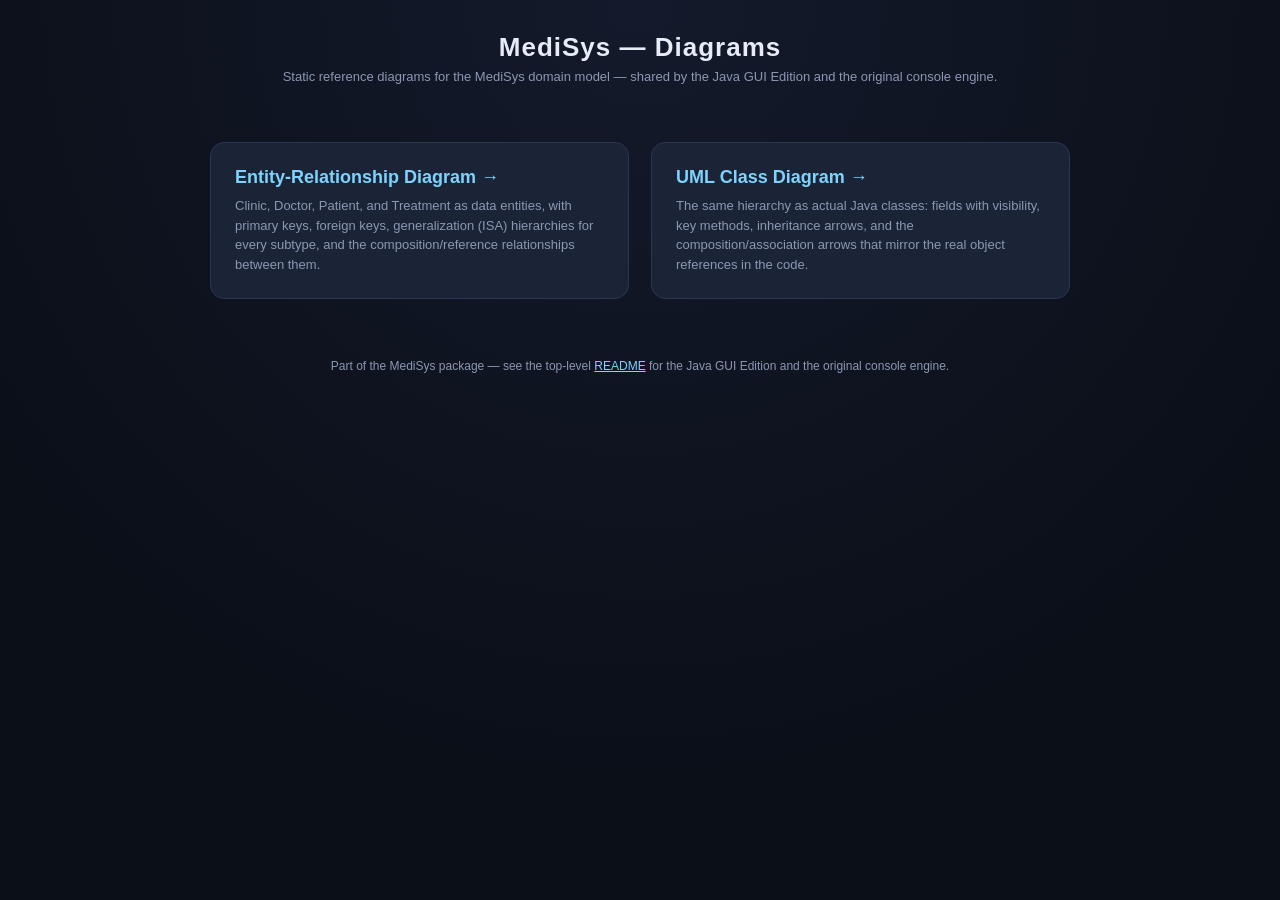
<file: diagrams/index.html>
<!DOCTYPE html>
<html lang="en">
<head>
<meta charset="UTF-8">
<meta name="viewport" content="width=device-width, initial-scale=1.0">
<title>MediSys — Diagrams</title>
<link rel="stylesheet" href="css/diagrams.css">
<style>
  .cards { max-width: 900px; margin: 40px auto; display: grid; grid-template-columns: 1fr 1fr; gap: 22px; padding: 0 20px; }
  .card { background: var(--panel); border: 1px solid var(--line); border-radius: 14px; padding: 24px; text-decoration: none; color: var(--text); transition: transform .15s ease, border-color .15s ease; display: block; }
  .card:hover { transform: translateY(-4px); border-color: var(--accent); }
  .card h2 { margin: 0 0 8px; font-size: 18px; color: var(--accent); }
  .card p { margin: 0; color: var(--muted); font-size: 13px; line-height: 1.5; }
  @media (max-width: 700px) { .cards { grid-template-columns: 1fr; } }
</style>
</head>
<body>

<header class="page-header">
  <h1>MediSys — Diagrams</h1>
  <p>Static reference diagrams for the MediSys domain model — shared by the
     Java GUI Edition and the original console engine.</p>
</header>

<div class="cards">
  <a class="card" href="erd.html">
    <h2>Entity-Relationship Diagram &rarr;</h2>
    <p>Clinic, Doctor, Patient, and Treatment as data entities, with primary
       keys, foreign keys, generalization (ISA) hierarchies for every
       subtype, and the composition/reference relationships between them.</p>
  </a>
  <a class="card" href="class-diagram.html">
    <h2>UML Class Diagram &rarr;</h2>
    <p>The same hierarchy as actual Java classes: fields with visibility,
       key methods, inheritance arrows, and the composition/association
       arrows that mirror the real object references in the code.</p>
  </a>
</div>

<footer class="diagram-footer">
  Part of the MediSys package — see the top-level
  <a href="../README.md">README</a> for the Java GUI Edition and the
  original console engine.
</footer>

</body>
</html>
</file>
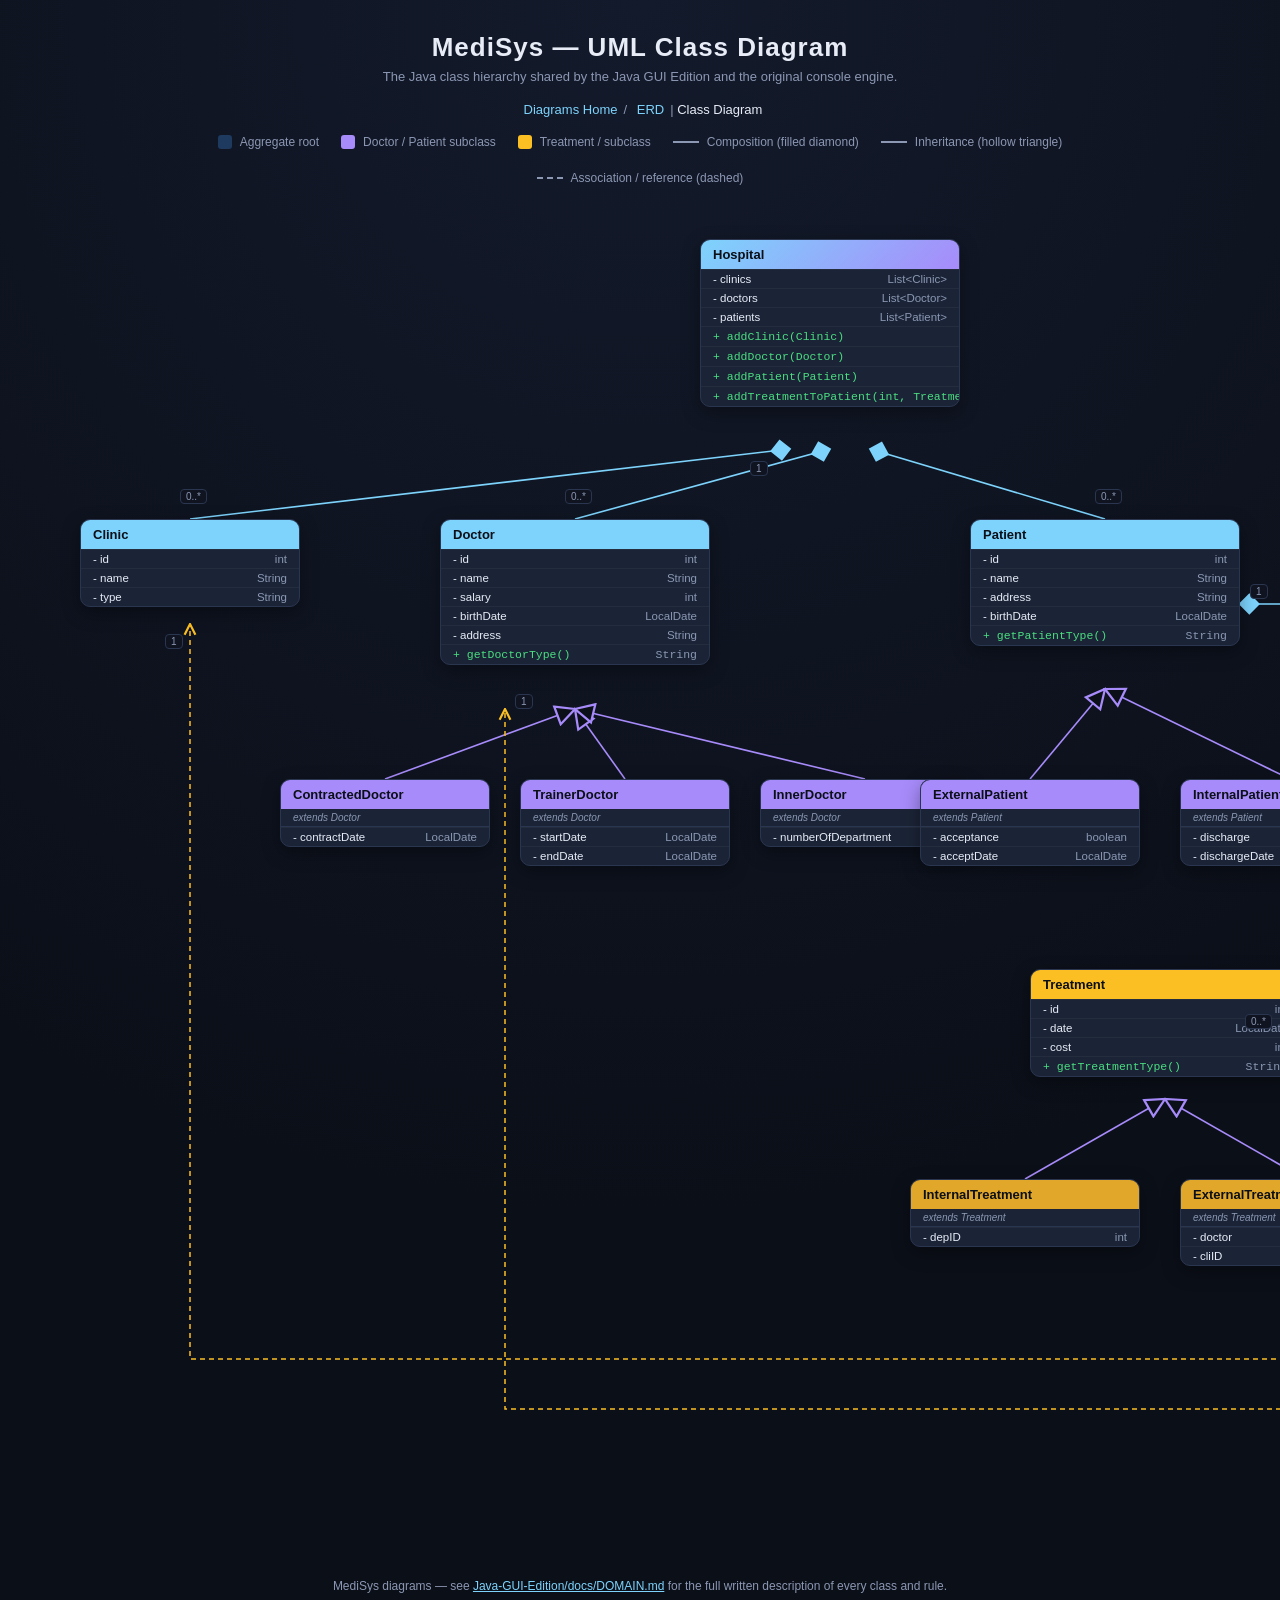
<file: diagrams/class-diagram.html>
<!DOCTYPE html>
<html lang="en">
<head>
<meta charset="UTF-8">
<meta name="viewport" content="width=device-width, initial-scale=1.0">
<title>MediSys — UML Class Diagram</title>
<link rel="stylesheet" href="css/diagrams.css">
</head>
<body>

<header class="page-header">
  <h1>MediSys — UML Class Diagram</h1>
  <p>The Java class hierarchy shared by the Java GUI Edition and the original console engine.</p>
</header>

<nav class="crumbs">
  <a href="index.html">Diagrams Home</a><span class="sep">/</span>
  <a href="erd.html">ERD</a><span class="sep">|</span>
  <span>Class Diagram</span>
</nav>

<div class="legend">
  <span class="item"><span class="swatch" style="background:var(--entity)"></span> Aggregate root</span>
  <span class="item"><span class="swatch" style="background:var(--accent-2)"></span> Doctor / Patient subclass</span>
  <span class="item"><span class="swatch" style="background:var(--warn)"></span> Treatment / subclass</span>
  <span class="item"><span class="line-sample"></span> Composition (filled diamond)</span>
  <span class="item"><span class="line-sample"></span> Inheritance (hollow triangle)</span>
  <span class="item"><span class="line-sample dashed"></span> Association / reference (dashed)</span>
</div>

<div class="diagram-scroll">
  <div class="diagram-canvas" style="width:1600px; height:1280px;">

    <svg width="1600" height="1280" style="position:absolute; top:0; left:0;">
      <defs>
        <marker id="triangle2" viewBox="0 0 12 12" refX="11" refY="6" markerWidth="14" markerHeight="14" orient="auto-start-reverse">
          <path d="M1,1 L11,6 L1,11 Z" fill="#0b0f18" stroke="#a78bfa" stroke-width="1.2"/>
        </marker>
        <marker id="diamond2" viewBox="0 0 12 12" refX="1" refY="6" markerWidth="14" markerHeight="14" orient="auto">
          <path d="M1,6 L6,1 L11,6 L6,11 Z" fill="#7dd3fc" stroke="#7dd3fc"/>
        </marker>
        <marker id="arrow2" viewBox="0 0 10 10" refX="9" refY="5" markerWidth="9" markerHeight="9" orient="auto-start-reverse">
          <path d="M1,1 L9,5 L1,9" fill="none" stroke="#fbbf24" stroke-width="1.6"/>
        </marker>
      </defs>

      <g stroke="#7dd3fc" stroke-width="1.6" fill="none" marker-start="url(#diamond2)">
        <path d="M770,230 L170,300"/>
        <path d="M810,230 L555,300"/>
        <path d="M850,230 L1085,300"/>
      </g>

      <g stroke="#a78bfa" stroke-width="1.6" fill="none" marker-start="url(#triangle2)">
        <path d="M555,490 L365,560"/>
        <path d="M555,490 L605,560"/>
        <path d="M555,490 L845,560"/>
        <path d="M1085,470 L1010,560"/>
        <path d="M1085,470 L1270,560"/>
        <path d="M1145,880 L1005,960"/>
        <path d="M1145,880 L1285,960"/>
      </g>

      <g stroke="#7dd3fc" stroke-width="1.6" fill="none" marker-start="url(#diamond2)">
        <path d="M1220,385 L1500,385 L1500,815 L1280,815"/>
      </g>

      <g stroke="#fbbf24" stroke-width="1.5" fill="none" stroke-dasharray="5,4" marker-end="url(#arrow2)">
        <path d="M1285,1070 L1285,1140 L170,1140 L170,405"/>
        <path d="M1410,1015 L1410,1190 L485,1190 L485,490"/>
      </g>
    </svg>

    <div class="dbox root" style="left:680px; top:20px; width:260px;">
      <div class="dbox-header">Hospital</div>
      <div class="dbox-row">- clinics <span class="type">List&lt;Clinic&gt;</span></div>
      <div class="dbox-row">- doctors <span class="type">List&lt;Doctor&gt;</span></div>
      <div class="dbox-row">- patients <span class="type">List&lt;Patient&gt;</span></div>
      <div class="dbox-row method">+ addClinic(Clinic)</div>
      <div class="dbox-row method">+ addDoctor(Doctor)</div>
      <div class="dbox-row method">+ addPatient(Patient)</div>
      <div class="dbox-row method">+ addTreatmentToPatient(int, Treatment)</div>
    </div>

    <div class="dbox" style="left:60px; top:300px; width:220px;">
      <div class="dbox-header">Clinic</div>
      <div class="dbox-row">- id <span class="type">int</span></div>
      <div class="dbox-row">- name <span class="type">String</span></div>
      <div class="dbox-row">- type <span class="type">String</span></div>
    </div>

    <div class="dbox" style="left:420px; top:300px; width:270px;">
      <div class="dbox-header">Doctor</div>
      <div class="dbox-row">- id <span class="type">int</span></div>
      <div class="dbox-row">- name <span class="type">String</span></div>
      <div class="dbox-row">- salary <span class="type">int</span></div>
      <div class="dbox-row">- birthDate <span class="type">LocalDate</span></div>
      <div class="dbox-row">- address <span class="type">String</span></div>
      <div class="dbox-row method">+ getDoctorType() <span class="type">String</span></div>
    </div>

    <div class="dbox" style="left:950px; top:300px; width:270px;">
      <div class="dbox-header">Patient</div>
      <div class="dbox-row">- id <span class="type">int</span></div>
      <div class="dbox-row">- name <span class="type">String</span></div>
      <div class="dbox-row">- address <span class="type">String</span></div>
      <div class="dbox-row">- birthDate <span class="type">LocalDate</span></div>
      <div class="dbox-row method">+ getPatientType() <span class="type">String</span></div>
    </div>

    <div class="dbox sub" style="left:260px; top:560px; width:210px;">
      <div class="dbox-header">ContractedDoctor</div>
      <div class="dbox-caption">extends Doctor</div>
      <div class="dbox-row">- contractDate <span class="type">LocalDate</span></div>
    </div>

    <div class="dbox sub" style="left:500px; top:560px; width:210px;">
      <div class="dbox-header">TrainerDoctor</div>
      <div class="dbox-caption">extends Doctor</div>
      <div class="dbox-row">- startDate <span class="type">LocalDate</span></div>
      <div class="dbox-row">- endDate <span class="type">LocalDate</span></div>
    </div>

    <div class="dbox sub" style="left:740px; top:560px; width:210px;">
      <div class="dbox-header">InnerDoctor</div>
      <div class="dbox-caption">extends Doctor</div>
      <div class="dbox-row">- numberOfDepartment <span class="type">int</span></div>
    </div>

    <div class="dbox sub" style="left:900px; top:560px; width:220px;">
      <div class="dbox-header">ExternalPatient</div>
      <div class="dbox-caption">extends Patient</div>
      <div class="dbox-row">- acceptance <span class="type">boolean</span></div>
      <div class="dbox-row">- acceptDate <span class="type">LocalDate</span></div>
    </div>

    <div class="dbox sub" style="left:1160px; top:560px; width:220px;">
      <div class="dbox-header">InternalPatient</div>
      <div class="dbox-caption">extends Patient</div>
      <div class="dbox-row">- discharge <span class="type">boolean</span></div>
      <div class="dbox-row">- dischargeDate <span class="type">LocalDate</span></div>
    </div>

    <div class="dbox treatment" style="left:1010px; top:750px; width:270px;">
      <div class="dbox-header">Treatment</div>
      <div class="dbox-row">- id <span class="type">int</span></div>
      <div class="dbox-row">- date <span class="type">LocalDate</span></div>
      <div class="dbox-row">- cost <span class="type">int</span></div>
      <div class="dbox-row method">+ getTreatmentType() <span class="type">String</span></div>
    </div>

    <div class="dbox treatment sub" style="left:890px; top:960px; width:230px;">
      <div class="dbox-header">InternalTreatment</div>
      <div class="dbox-caption">extends Treatment</div>
      <div class="dbox-row">- depID <span class="type">int</span></div>
    </div>

    <div class="dbox treatment sub" style="left:1160px; top:960px; width:250px;">
      <div class="dbox-header">ExternalTreatment</div>
      <div class="dbox-caption">extends Treatment</div>
      <div class="dbox-row">- doctor <span class="type">Doctor</span></div>
      <div class="dbox-row">- cliID <span class="type">int</span></div>
    </div>

    <div class="edge-label" style="left:730px; top:242px;">1</div>
    <div class="edge-label" style="left:160px; top:270px;">0..*</div>
    <div class="edge-label" style="left:545px; top:270px;">0..*</div>
    <div class="edge-label" style="left:1075px; top:270px;">0..*</div>

    <div class="edge-label" style="left:1230px; top:365px;">1</div>
    <div class="edge-label" style="left:1225px; top:795px;">0..*</div>

    <div class="edge-label" style="left:1290px; top:1130px;">0..*</div>
    <div class="edge-label" style="left:145px; top:415px;">1</div>

    <div class="edge-label" style="left:1415px; top:1180px;">0..*</div>
    <div class="edge-label" style="left:495px; top:475px;">1</div>

  </div>
</div>

<footer class="diagram-footer">
  MediSys diagrams — see
  <a href="../Java-GUI-Edition/docs/DOMAIN.md">Java-GUI-Edition/docs/DOMAIN.md</a>
  for the full written description of every class and rule.
</footer>

</body>
</html>
</file>
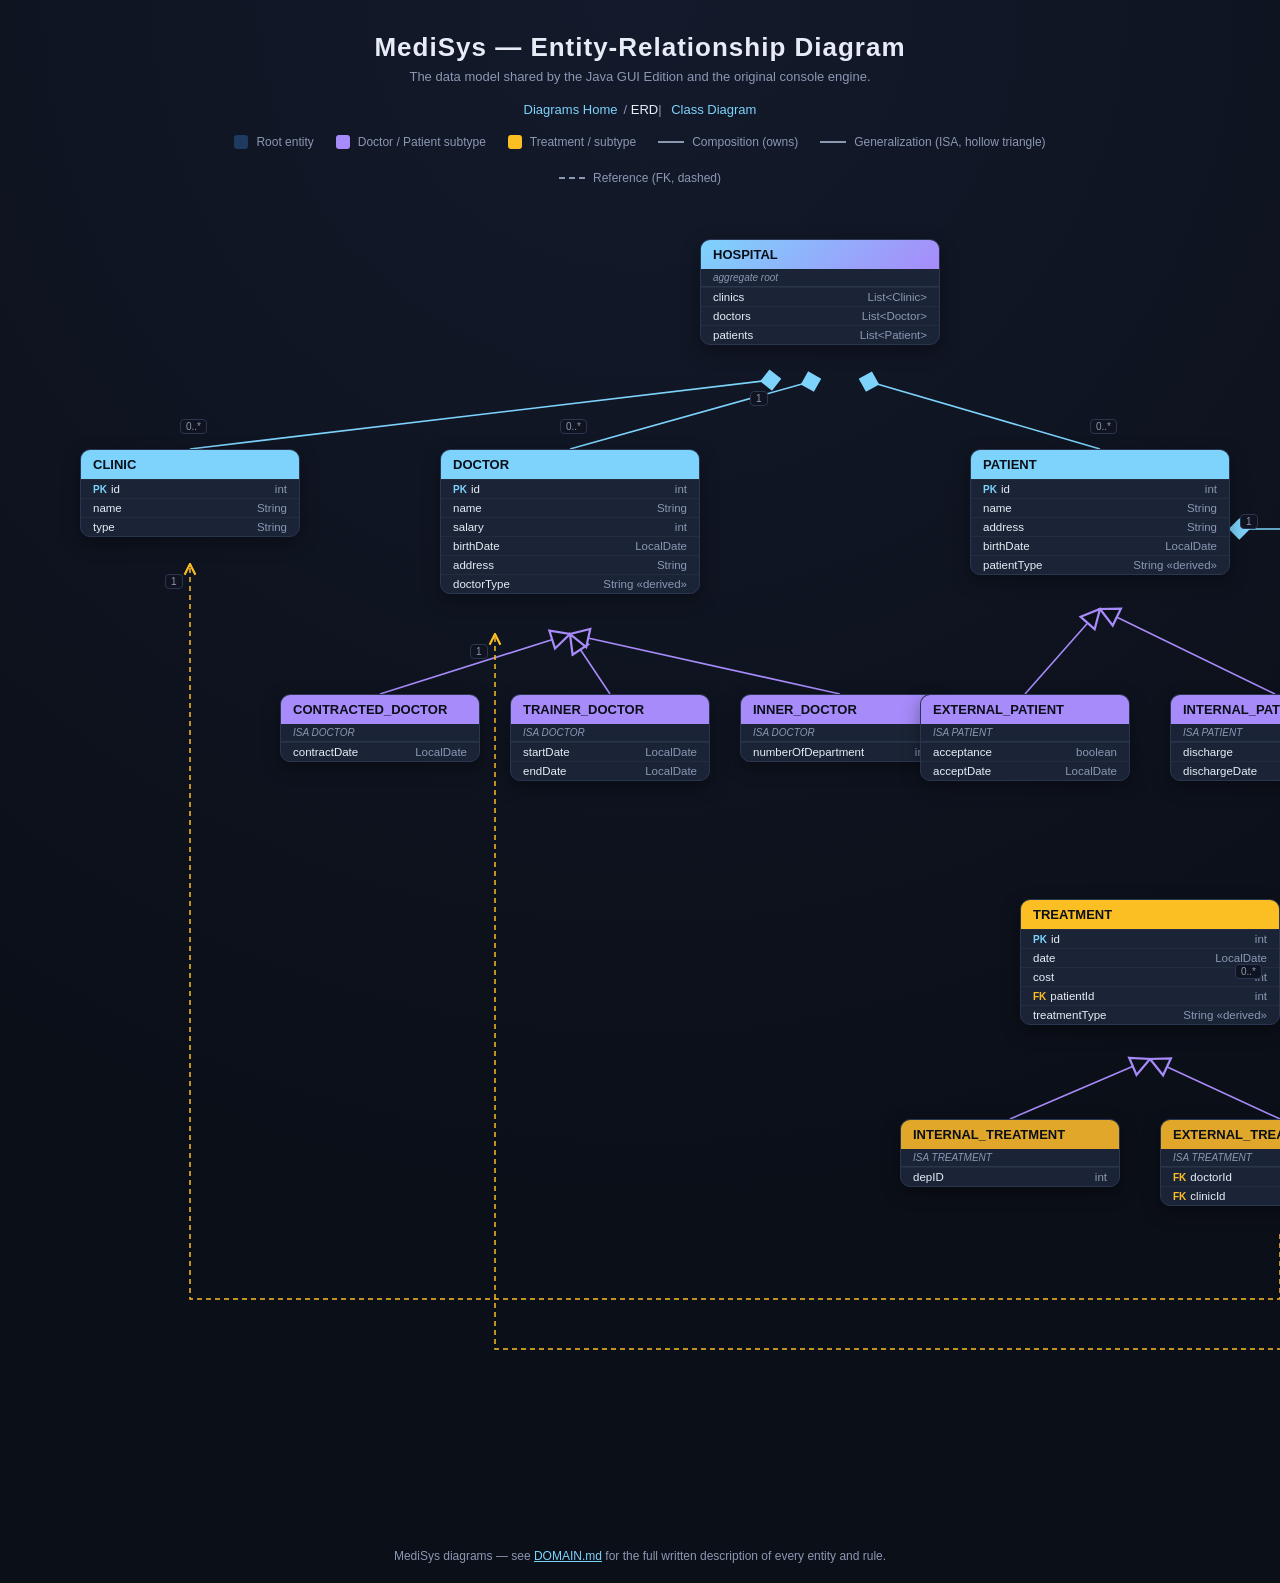
<file: diagrams/erd.html>
<!DOCTYPE html>
<html lang="en">
<head>
<meta charset="UTF-8">
<meta name="viewport" content="width=device-width, initial-scale=1.0">
<title>MediSys — Entity-Relationship Diagram</title>
<link rel="stylesheet" href="css/diagrams.css">
</head>
<body>

<header class="page-header">
  <h1>MediSys — Entity-Relationship Diagram</h1>
  <p>The data model shared by the Java GUI Edition and the original console engine.</p>
</header>

<nav class="crumbs">
  <a href="index.html">Diagrams Home</a><span class="sep">/</span>
  <span>ERD</span><span class="sep">|</span>
  <a href="class-diagram.html">Class Diagram</a>
</nav>

<div class="legend">
  <span class="item"><span class="swatch" style="background:var(--entity)"></span> Root entity</span>
  <span class="item"><span class="swatch" style="background:var(--accent-2)"></span> Doctor / Patient subtype</span>
  <span class="item"><span class="swatch" style="background:var(--warn)"></span> Treatment / subtype</span>
  <span class="item"><span class="line-sample"></span> Composition (owns)</span>
  <span class="item"><span class="line-sample"></span> Generalization (ISA, hollow triangle)</span>
  <span class="item"><span class="line-sample dashed"></span> Reference (FK, dashed)</span>
</div>

<div class="diagram-scroll">
  <div class="diagram-canvas" style="width:1560px; height:1250px;">

    <svg width="1560" height="1250" style="position:absolute; top:0; left:0;">
      <defs>
        <marker id="triangle" viewBox="0 0 12 12" refX="11" refY="6" markerWidth="14" markerHeight="14" orient="auto-start-reverse">
          <path d="M1,1 L11,6 L1,11 Z" fill="#0b0f18" stroke="#a78bfa" stroke-width="1.2"/>
        </marker>
        <marker id="diamond" viewBox="0 0 12 12" refX="1" refY="6" markerWidth="14" markerHeight="14" orient="auto">
          <path d="M1,6 L6,1 L11,6 L6,11 Z" fill="#7dd3fc" stroke="#7dd3fc"/>
        </marker>
        <marker id="arrow" viewBox="0 0 10 10" refX="9" refY="5" markerWidth="9" markerHeight="9" orient="auto-start-reverse">
          <path d="M1,1 L9,5 L1,9" fill="none" stroke="#fbbf24" stroke-width="1.6"/>
        </marker>
      </defs>

      <g stroke="#7dd3fc" stroke-width="1.6" fill="none" marker-start="url(#diamond)">
        <path d="M760,160 L170,230"/>
        <path d="M800,160 L550,230"/>
        <path d="M840,160 L1080,230"/>
      </g>

      <g stroke="#a78bfa" stroke-width="1.6" fill="none" marker-start="url(#triangle)">
        <path d="M550,415 L360,475"/>
        <path d="M550,415 L590,475"/>
        <path d="M550,415 L820,475"/>
        <path d="M1080,390 L1005,475"/>
        <path d="M1080,390 L1255,475"/>
        <path d="M1130,840 L990,900"/>
        <path d="M1130,840 L1260,900"/>
      </g>

      <g stroke="#7dd3fc" stroke-width="1.6" fill="none" marker-start="url(#diamond)">
        <path d="M1210,310 L1470,310 L1470,760 L1260,760"/>
      </g>

      <g stroke="#fbbf24" stroke-width="1.5" fill="none" stroke-dasharray="5,4" marker-end="url(#arrow)">
        <path d="M1260,1015 L1260,1080 L170,1080 L170,345"/>
        <path d="M1380,960 L1380,1130 L475,1130 L475,415"/>
      </g>
    </svg>

    <div class="dbox root" style="left:680px; top:20px; width:240px;">
      <div class="dbox-header">HOSPITAL</div>
      <div class="dbox-caption">aggregate root</div>
      <div class="dbox-row">clinics <span class="type">List&lt;Clinic&gt;</span></div>
      <div class="dbox-row">doctors <span class="type">List&lt;Doctor&gt;</span></div>
      <div class="dbox-row">patients <span class="type">List&lt;Patient&gt;</span></div>
    </div>

    <div class="dbox" style="left:60px; top:230px; width:220px;">
      <div class="dbox-header">CLINIC</div>
      <div class="dbox-row"><span class="key">PK</span>id <span class="type">int</span></div>
      <div class="dbox-row">name <span class="type">String</span></div>
      <div class="dbox-row">type <span class="type">String</span></div>
    </div>

    <div class="dbox" style="left:420px; top:230px; width:260px;">
      <div class="dbox-header">DOCTOR</div>
      <div class="dbox-row"><span class="key">PK</span>id <span class="type">int</span></div>
      <div class="dbox-row">name <span class="type">String</span></div>
      <div class="dbox-row">salary <span class="type">int</span></div>
      <div class="dbox-row">birthDate <span class="type">LocalDate</span></div>
      <div class="dbox-row">address <span class="type">String</span></div>
      <div class="dbox-row">doctorType <span class="type">String «derived»</span></div>
    </div>

    <div class="dbox" style="left:950px; top:230px; width:260px;">
      <div class="dbox-header">PATIENT</div>
      <div class="dbox-row"><span class="key">PK</span>id <span class="type">int</span></div>
      <div class="dbox-row">name <span class="type">String</span></div>
      <div class="dbox-row">address <span class="type">String</span></div>
      <div class="dbox-row">birthDate <span class="type">LocalDate</span></div>
      <div class="dbox-row">patientType <span class="type">String «derived»</span></div>
    </div>

    <div class="dbox sub" style="left:260px; top:475px; width:200px;">
      <div class="dbox-header">CONTRACTED_DOCTOR</div>
      <div class="dbox-caption">ISA DOCTOR</div>
      <div class="dbox-row">contractDate <span class="type">LocalDate</span></div>
    </div>

    <div class="dbox sub" style="left:490px; top:475px; width:200px;">
      <div class="dbox-header">TRAINER_DOCTOR</div>
      <div class="dbox-caption">ISA DOCTOR</div>
      <div class="dbox-row">startDate <span class="type">LocalDate</span></div>
      <div class="dbox-row">endDate <span class="type">LocalDate</span></div>
    </div>

    <div class="dbox sub" style="left:720px; top:475px; width:200px;">
      <div class="dbox-header">INNER_DOCTOR</div>
      <div class="dbox-caption">ISA DOCTOR</div>
      <div class="dbox-row">numberOfDepartment <span class="type">int</span></div>
    </div>

    <div class="dbox sub" style="left:900px; top:475px; width:210px;">
      <div class="dbox-header">EXTERNAL_PATIENT</div>
      <div class="dbox-caption">ISA PATIENT</div>
      <div class="dbox-row">acceptance <span class="type">boolean</span></div>
      <div class="dbox-row">acceptDate <span class="type">LocalDate</span></div>
    </div>

    <div class="dbox sub" style="left:1150px; top:475px; width:210px;">
      <div class="dbox-header">INTERNAL_PATIENT</div>
      <div class="dbox-caption">ISA PATIENT</div>
      <div class="dbox-row">discharge <span class="type">boolean</span></div>
      <div class="dbox-row">dischargeDate <span class="type">LocalDate</span></div>
    </div>

    <div class="dbox treatment" style="left:1000px; top:680px; width:260px;">
      <div class="dbox-header">TREATMENT</div>
      <div class="dbox-row"><span class="key">PK</span>id <span class="type">int</span></div>
      <div class="dbox-row">date <span class="type">LocalDate</span></div>
      <div class="dbox-row">cost <span class="type">int</span></div>
      <div class="dbox-row"><span class="fk">FK</span>patientId <span class="type">int</span></div>
      <div class="dbox-row">treatmentType <span class="type">String «derived»</span></div>
    </div>

    <div class="dbox treatment sub" style="left:880px; top:900px; width:220px;">
      <div class="dbox-header">INTERNAL_TREATMENT</div>
      <div class="dbox-caption">ISA TREATMENT</div>
      <div class="dbox-row">depID <span class="type">int</span></div>
    </div>

    <div class="dbox treatment sub" style="left:1140px; top:900px; width:240px;">
      <div class="dbox-header">EXTERNAL_TREATMENT</div>
      <div class="dbox-caption">ISA TREATMENT</div>
      <div class="dbox-row"><span class="fk">FK</span>doctorId <span class="type">int</span></div>
      <div class="dbox-row"><span class="fk">FK</span>clinicId <span class="type">int</span></div>
    </div>

    <div class="edge-label" style="left:730px; top:172px;">1</div>
    <div class="edge-label" style="left:160px; top:200px;">0..*</div>
    <div class="edge-label" style="left:540px; top:200px;">0..*</div>
    <div class="edge-label" style="left:1070px; top:200px;">0..*</div>

    <div class="edge-label" style="left:1220px; top:295px;">1</div>
    <div class="edge-label" style="left:1215px; top:745px;">0..*</div>

    <div class="edge-label" style="left:1265px; top:1070px;">0..*</div>
    <div class="edge-label" style="left:145px; top:355px;">1</div>

    <div class="edge-label" style="left:1385px; top:1120px;">0..*</div>
    <div class="edge-label" style="left:450px; top:425px;">1</div>

  </div>
</div>

<footer class="diagram-footer">
  MediSys diagrams — see <a href="../original-java-source/docs/DOMAIN.md">DOMAIN.md</a>
  for the full written description of every entity and rule.
</footer>

</body>
</html>
</file>
<file: diagrams/css/diagrams.css>
:root {
  --bg: #0b0f18;
  --bg-2: #0f1420;
  --panel: #1b2436;
  --line: #2a3550;
  --text: #e7ecf7;
  --muted: #8b97b3;
  --accent: #7dd3fc;
  --accent-2: #a78bfa;
  --good: #4ade80;
  --warn: #fbbf24;
  --entity: #1e3a5f;
  --entity-sub: #2d2d4a;
  --treatment: #3a2d1d;
  font-family: -apple-system, "Segoe UI", Roboto, Helvetica, Arial, sans-serif;
}

* { box-sizing: border-box; }

body {
  margin: 0;
  background: radial-gradient(circle at top, #131a2b, var(--bg) 70%);
  color: var(--text);
  min-height: 100vh;
}

header.page-header {
  padding: 32px 40px 12px;
  text-align: center;
}

header.page-header h1 {
  font-size: 26px;
  letter-spacing: 1px;
  margin: 0 0 6px;
}

header.page-header p {
  color: var(--muted);
  margin: 0 0 6px;
  font-size: 13px;
}

nav.crumbs {
  text-align: center;
  margin-bottom: 18px;
  font-size: 13px;
}

nav.crumbs a {
  color: var(--accent);
  text-decoration: none;
  margin: 0 6px;
}

nav.crumbs a:hover { text-decoration: underline; }

nav.crumbs span.sep { color: var(--muted); }

.legend {
  display: flex;
  justify-content: center;
  gap: 22px;
  flex-wrap: wrap;
  margin: 0 auto 24px;
  font-size: 12px;
  color: var(--muted);
  max-width: 1000px;
  padding: 0 20px;
}

.legend .item { display: flex; align-items: center; gap: 8px; }

.legend .swatch { width: 14px; height: 14px; border-radius: 3px; display: inline-block; }

.legend .line-sample { width: 26px; height: 0; border-top: 2px solid var(--muted); display: inline-block; }

.legend .line-sample.dashed { border-top-style: dashed; }

.diagram-scroll {
  overflow-x: auto;
  padding: 10px 20px 60px;
}

.diagram-canvas {
  position: relative;
  margin: 0 auto;
}

.dbox {
  position: absolute;
  border-radius: 10px;
  border: 1px solid var(--line);
  background: var(--panel);
  overflow: hidden;
  box-shadow: 0 6px 18px rgba(0,0,0,0.35);
}

.dbox .dbox-header {
  padding: 7px 12px;
  font-weight: 700;
  font-size: 13px;
  color: #0b0f18;
  background: var(--accent);
}

.dbox.root .dbox-header { background: linear-gradient(135deg, var(--accent), var(--accent-2)); }
.dbox.sub .dbox-header { background: var(--accent-2); }
.dbox.treatment .dbox-header { background: var(--warn); }
.dbox.treatment.sub .dbox-header { background: #e0a72a; }

.dbox .dbox-caption {
  padding: 3px 12px;
  font-size: 10px;
  font-style: italic;
  color: var(--muted);
  border-bottom: 1px solid var(--line);
}

.dbox .dbox-row {
  padding: 3px 12px;
  font-size: 11.5px;
  color: var(--text);
  border-top: 1px solid rgba(255,255,255,0.04);
  white-space: nowrap;
}

.dbox .dbox-row .key { color: var(--accent); font-weight: 700; margin-right: 4px; font-size: 10px; }
.dbox .dbox-row .fk { color: var(--warn); font-weight: 700; margin-right: 4px; font-size: 10px; }
.dbox .dbox-row .type { color: var(--muted); float: right; margin-left: 10px; }
.dbox .dbox-row.method { color: var(--good); font-family: "SF Mono", Consolas, monospace; }

.edge-label {
  position: absolute;
  font-size: 10px;
  color: var(--muted);
  background: var(--bg-2);
  padding: 1px 5px;
  border-radius: 4px;
  border: 1px solid var(--line);
}

footer.diagram-footer {
  text-align: center;
  padding: 20px;
  color: var(--muted);
  font-size: 12px;
}

footer.diagram-footer a { color: var(--accent); }
</file>
